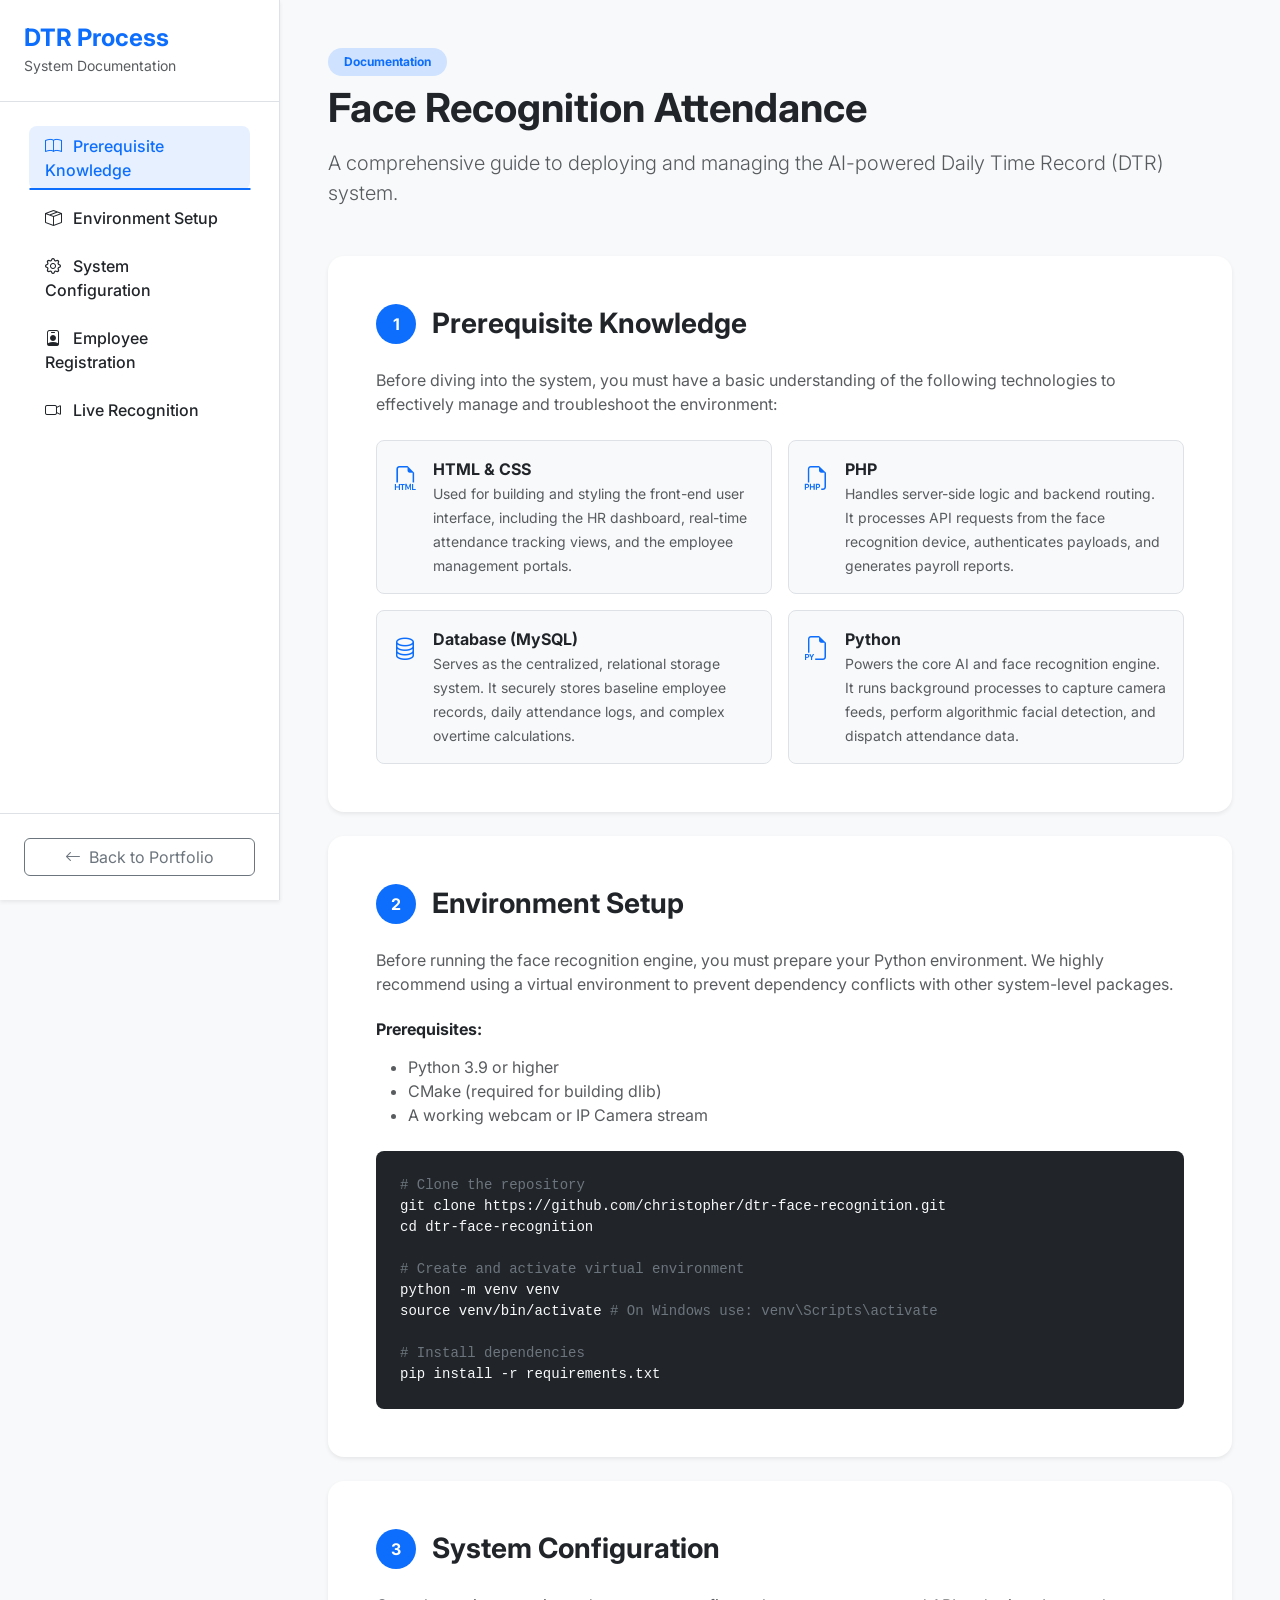
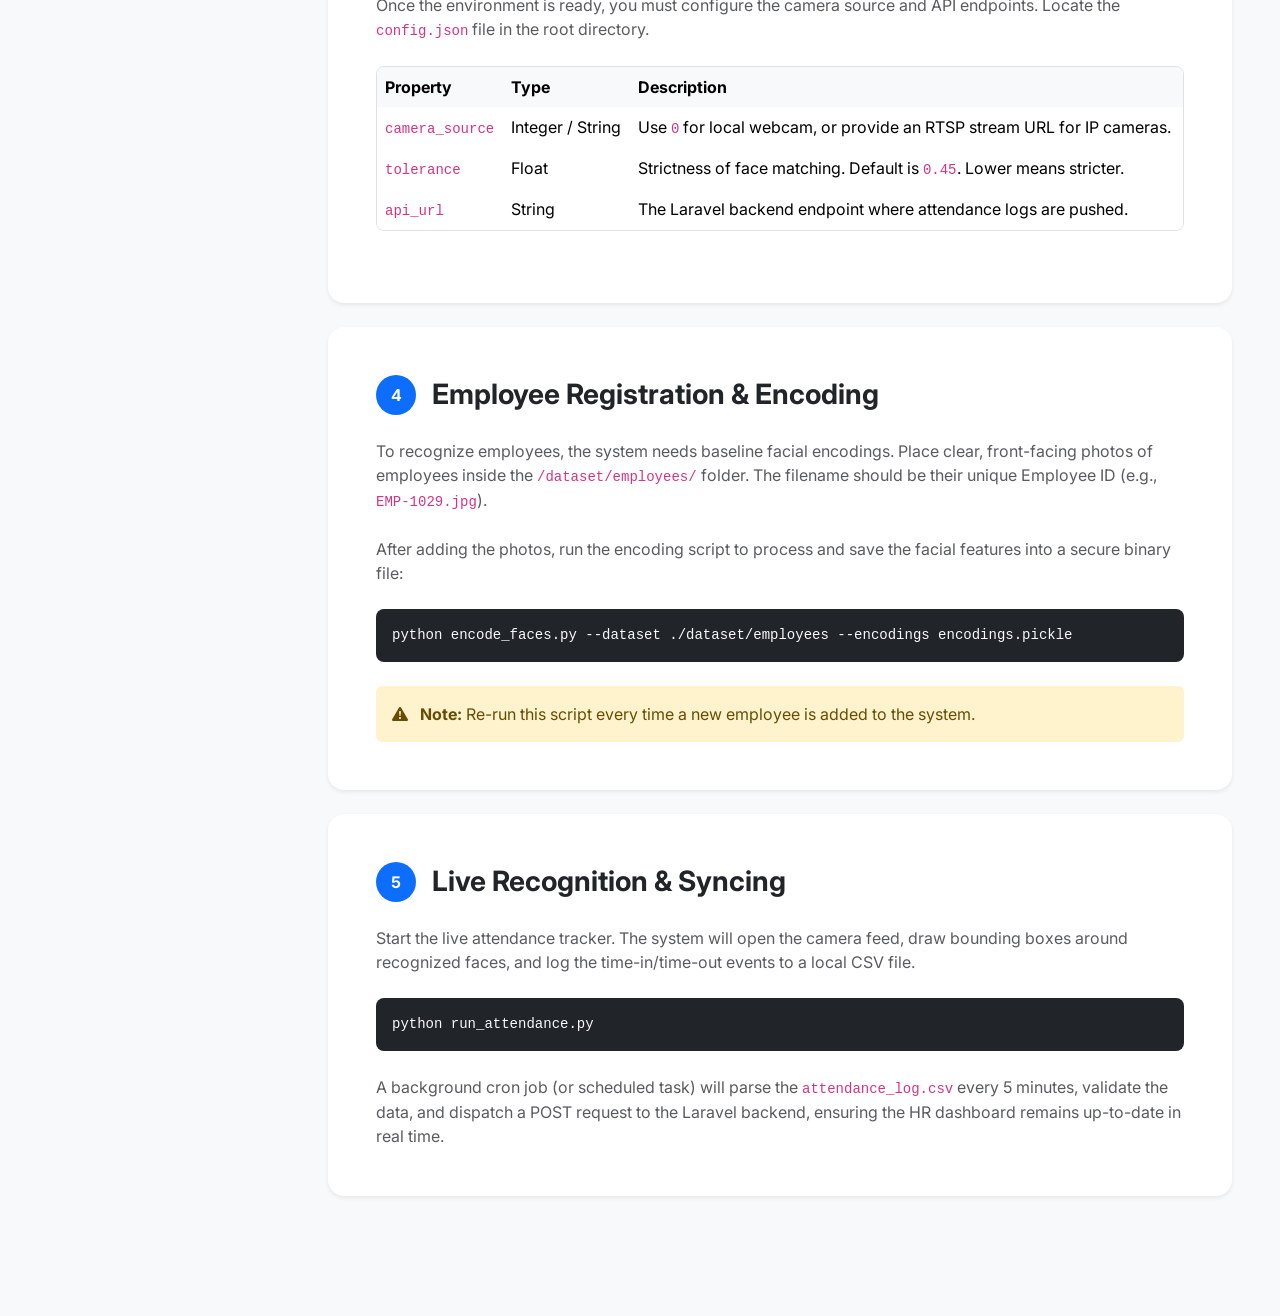
<file: dtr_process.html>
<!DOCTYPE html>
<html lang="en">

<head>
    <meta charset="UTF-8">
    <meta name="viewport" content="width=device-width, initial-scale=1.0">
    <title>DTR Process | Christopher - Backend Developer</title>

    <!-- Google Fonts -->
    <link href="https://fonts.googleapis.com/css2?family=Inter:wght@300;400;500;600;700;800&display=swap"
        rel="stylesheet">

    <!-- Bootstrap 5 CSS -->
    <link href="https://cdn.jsdelivr.net/npm/bootstrap@5.3.2/dist/css/bootstrap.min.css" rel="stylesheet">

    <!-- Bootstrap Icons -->
    <link rel="stylesheet" href="https://cdn.jsdelivr.net/npm/bootstrap-icons@1.11.1/font/bootstrap-icons.css">

    <!-- Custom CSS -->
    <link rel="stylesheet" href="style.css">
</head>

<body>
    <div class="d-flex doc-layout flex-column flex-lg-row">

        <!-- Mobile Header -->
        <div
            class="d-lg-none p-3 border-bottom d-flex justify-content-between align-items-center bg-white sticky-top shadow-sm">
            <div>
                <h5 class="fw-bold mb-0 text-primary">DTR Process</h5>
            </div>
            <button class="btn btn-light" type="button" data-bs-toggle="offcanvas" data-bs-target="#docSidebarOffcanvas"
                aria-controls="docSidebarOffcanvas">
                <i class="bi bi-list fs-4"></i>
            </button>
        </div>

        <!-- Sidebar -->
        <div class="offcanvas-lg offcanvas-start doc-sidebar shadow-sm d-flex flex-column bg-white" tabindex="-1"
            id="docSidebarOffcanvas" aria-labelledby="docSidebarLabel">
            <div class="offcanvas-header p-4 border-bottom d-lg-none">
                <h5 class="fw-bold mb-0 text-primary" id="docSidebarLabel">Menu</h5>
                <button type="button" class="btn-close" data-bs-dismiss="offcanvas"
                    data-bs-target="#docSidebarOffcanvas" aria-label="Close"></button>
            </div>

            <div class="p-4 border-bottom d-none d-lg-block">
                <h4 class="fw-bold mb-0 text-primary">DTR Process</h4>
                <small class="text-muted">System Documentation</small>
            </div>

            <div class="offcanvas-body p-0 flex-grow-1 flex-column">
                <div class="p-4 flex-grow-1 overflow-auto">
                    <nav class="nav flex-column nav-pills dtr-sidebar gap-2">
                        <a class="nav-link text-dark fw-medium active" href="#step-1"><i
                                class="bi bi-book me-2"></i> Prerequisite Knowledge</a>
                        <a class="nav-link text-dark fw-medium" href="#step-2"><i
                                class="bi bi-box-seam me-2"></i> Environment Setup</a>
                        <a class="nav-link text-dark fw-medium" href="#step-3"><i class="bi bi-gear me-2"></i> System
                            Configuration</a>
                        <a class="nav-link text-dark fw-medium" href="#step-4"><i class="bi bi-person-badge me-2"></i> Employee
                            Registration</a>
                        <a class="nav-link text-dark fw-medium" href="#step-5"><i class="bi bi-camera-video me-2"></i> Live
                            Recognition</a>

                    </nav>
                </div>

                <div class="p-4 border-top mt-auto">
                    <a href="index.html" class="btn btn-outline-secondary w-100"><i
                            class="bi bi-arrow-left me-2"></i>Back to Portfolio</a>
                </div>
            </div>
        </div>

        <!-- Main Content -->
        <div class="doc-main">
            <div class="container-fluid p-3 p-md-5">

                <!-- Face Recognition Section -->
                <div id="face-recognition" class="mb-5 pb-4">
                    <div class="mb-5">
                        <span
                            class="badge bg-primary-subtle text-primary mb-2 px-3 py-2 rounded-pill">Documentation</span>
                        <h2 class="fw-bold display-6 mb-3">Face Recognition Attendance</h2>
                        <p class="text-muted lead">A comprehensive guide to deploying and managing the AI-powered Daily
                            Time Record (DTR) system.</p>
                    </div>

                    <!-- Step 1 -->
                    <div id="step-1" class="card border-0 shadow-sm mb-4 rounded-4">
                        <div class="card-body p-4 p-lg-5">
                            <div class="d-flex align-items-center mb-4">
                                <div class="bg-primary text-white rounded-circle d-flex align-items-center justify-content-center me-3"
                                    style="width: 40px; height: 40px; font-weight: bold;">1</div>
                                <h3 class="fw-bold mb-0">Prerequisite Knowledge</h3>
                            </div>
                            <p class="text-muted mb-4">Before diving into the system, you must have a basic understanding of the following technologies to effectively manage and troubleshoot the environment:</p>
                            <div class="row g-3">
                                <div class="col-md-6">
                                    <div class="p-3 border rounded-3 bg-light d-flex align-items-start h-100">
                                        <i class="bi bi-filetype-html fs-4 text-primary me-3 mt-1"></i>
                                        <div>
                                            <span class="fw-bold text-dark d-block">HTML & CSS</span>
                                            <small class="text-muted">Used for building and styling the front-end user interface, including the HR dashboard, real-time attendance tracking views, and the employee management portals.</small>
                                        </div>
                                    </div>
                                </div>
                                <div class="col-md-6">
                                    <div class="p-3 border rounded-3 bg-light d-flex align-items-start h-100">
                                        <i class="bi bi-filetype-php fs-4 text-primary me-3 mt-1"></i>
                                        <div>
                                            <span class="fw-bold text-dark d-block">PHP</span>
                                            <small class="text-muted">Handles server-side logic and backend routing. It processes API requests from the face recognition device, authenticates payloads, and generates payroll reports.</small>
                                        </div>
                                    </div>
                                </div>
                                <div class="col-md-6">
                                    <div class="p-3 border rounded-3 bg-light d-flex align-items-start h-100">
                                        <i class="bi bi-database fs-4 text-primary me-3 mt-1"></i>
                                        <div>
                                            <span class="fw-bold text-dark d-block">Database (MySQL)</span>
                                            <small class="text-muted">Serves as the centralized, relational storage system. It securely stores baseline employee records, daily attendance logs, and complex overtime calculations.</small>
                                        </div>
                                    </div>
                                </div>
                                <div class="col-md-6">
                                    <div class="p-3 border rounded-3 bg-light d-flex align-items-start h-100">
                                        <i class="bi bi-filetype-py fs-4 text-primary me-3 mt-1"></i>
                                        <div>
                                            <span class="fw-bold text-dark d-block">Python</span>
                                            <small class="text-muted">Powers the core AI and face recognition engine. It runs background processes to capture camera feeds, perform algorithmic facial detection, and dispatch attendance data.</small>
                                        </div>
                                    </div>
                                </div>
                            </div>
                        </div>
                    </div>

                    <!-- Step 2 -->
                    <div id="step-2" class="card border-0 shadow-sm mb-4 rounded-4">
                        <div class="card-body p-4 p-lg-5">
                            <div class="d-flex align-items-center mb-4">
                                <div class="bg-primary text-white rounded-circle d-flex align-items-center justify-content-center me-3"
                                    style="width: 40px; height: 40px; font-weight: bold;">2</div>
                                <h3 class="fw-bold mb-0">Environment Setup</h3>
                            </div>
                            <p class="text-muted mb-4">Before running the face recognition engine, you must prepare your
                                Python environment. We highly recommend using a virtual environment to prevent
                                dependency conflicts with other system-level packages.</p>

                            <h6 class="fw-bold mb-3">Prerequisites:</h6>
                            <ul class="text-muted mb-4">
                                <li>Python 3.9 or higher</li>
                                <li>CMake (required for building dlib)</li>
                                <li>A working webcam or IP Camera stream</li>
                            </ul>

                            <div class="bg-dark text-light p-4 rounded-3 font-monospace small mb-0 overflow-auto">
                                <span class="text-secondary"># Clone the repository</span><br>
                                git clone https://github.com/christopher/dtr-face-recognition.git<br>
                                cd dtr-face-recognition<br><br>
                                <span class="text-secondary"># Create and activate virtual environment</span><br>
                                python -m venv venv<br>
                                source venv/bin/activate <span class="text-secondary"># On Windows use:
                                    venv\Scripts\activate</span><br><br>
                                <span class="text-secondary"># Install dependencies</span><br>
                                pip install -r requirements.txt
                            </div>
                        </div>
                    </div>

                    <!-- Step 3 -->
                    <div id="step-3" class="card border-0 shadow-sm mb-4 rounded-4">
                        <div class="card-body p-4 p-lg-5">
                            <div class="d-flex align-items-center mb-4">
                                <div class="bg-primary text-white rounded-circle d-flex align-items-center justify-content-center me-3"
                                    style="width: 40px; height: 40px; font-weight: bold;">3</div>
                                <h3 class="fw-bold mb-0">System Configuration</h3>
                            </div>
                            <p class="text-muted mb-4">Once the environment is ready, you must configure the camera
                                source and API endpoints. Locate the <code>config.json</code> file in the root
                                directory.</p>
                            <div class="table-responsive border rounded-3 mb-4">
                                <table class="table table-borderless table-hover mb-0">
                                    <thead class="table-light">
                                        <tr>
                                            <th>Property</th>
                                            <th>Type</th>
                                            <th>Description</th>
                                        </tr>
                                    </thead>
                                    <tbody class="text-muted">
                                        <tr>
                                            <td><code>camera_source</code></td>
                                            <td>Integer / String</td>
                                            <td>Use <code>0</code> for local webcam, or provide an RTSP stream URL for
                                                IP cameras.</td>
                                        </tr>
                                        <tr>
                                            <td><code>tolerance</code></td>
                                            <td>Float</td>
                                            <td>Strictness of face matching. Default is <code>0.45</code>. Lower means
                                                stricter.</td>
                                        </tr>
                                        <tr>
                                            <td><code>api_url</code></td>
                                            <td>String</td>
                                            <td>The Laravel backend endpoint where attendance logs are pushed.</td>
                                        </tr>
                                    </tbody>
                                </table>
                            </div>
                        </div>
                    </div>

                    <!-- Step 4 -->
                    <div id="step-4" class="card border-0 shadow-sm mb-4 rounded-4">
                        <div class="card-body p-4 p-lg-5">
                            <div class="d-flex align-items-center mb-4">
                                <div class="bg-primary text-white rounded-circle d-flex align-items-center justify-content-center me-3"
                                    style="width: 40px; height: 40px; font-weight: bold;">4</div>
                                <h3 class="fw-bold mb-0">Employee Registration & Encoding</h3>
                            </div>
                            <p class="text-muted mb-4">To recognize employees, the system needs baseline facial
                                encodings. Place clear, front-facing photos of employees inside the
                                <code>/dataset/employees/</code> folder. The filename should be their unique Employee ID
                                (e.g., <code>EMP-1029.jpg</code>).
                            </p>
                            <p class="text-muted mb-4">After adding the photos, run the encoding script to process and
                                save the facial features into a secure binary file:</p>
                            <div class="bg-dark text-light p-3 rounded-3 font-monospace small">
                                python encode_faces.py --dataset ./dataset/employees --encodings encodings.pickle
                            </div>
                            <div class="alert alert-warning mt-4 mb-0 border-0" role="alert">
                                <i class="bi bi-exclamation-triangle-fill me-2"></i> <strong>Note:</strong> Re-run this
                                script every time a new employee is added to the system.
                            </div>
                        </div>
                    </div>

                    <!-- Step 5 -->
                    <div id="step-5" class="card border-0 shadow-sm rounded-4">
                        <div class="card-body p-4 p-lg-5">
                            <div class="d-flex align-items-center mb-4">
                                <div class="bg-primary text-white rounded-circle d-flex align-items-center justify-content-center me-3"
                                    style="width: 40px; height: 40px; font-weight: bold;">5</div>
                                <h3 class="fw-bold mb-0">Live Recognition & Syncing</h3>
                            </div>
                            <p class="text-muted mb-4">Start the live attendance tracker. The system will open the
                                camera feed, draw bounding boxes around recognized faces, and log the time-in/time-out
                                events to a local CSV file.</p>
                            <div class="bg-dark text-light p-3 rounded-3 font-monospace small mb-4">
                                python run_attendance.py
                            </div>
                            <p class="text-muted mb-0">A background cron job (or scheduled task) will parse the
                                <code>attendance_log.csv</code> every 5 minutes, validate the data, and dispatch a POST
                                request to the Laravel backend, ensuring the HR dashboard remains up-to-date in real
                                time.
                            </p>
                        </div>
                    </div>
                </div>



            </div>
        </div>
    </div>

    <!-- Bootstrap JS -->
    <script src="https://cdn.jsdelivr.net/npm/bootstrap@5.3.2/dist/js/bootstrap.bundle.min.js"></script>
    <!-- Custom JS -->
    <script src="script.js"></script>
</body>

</html>
</file>
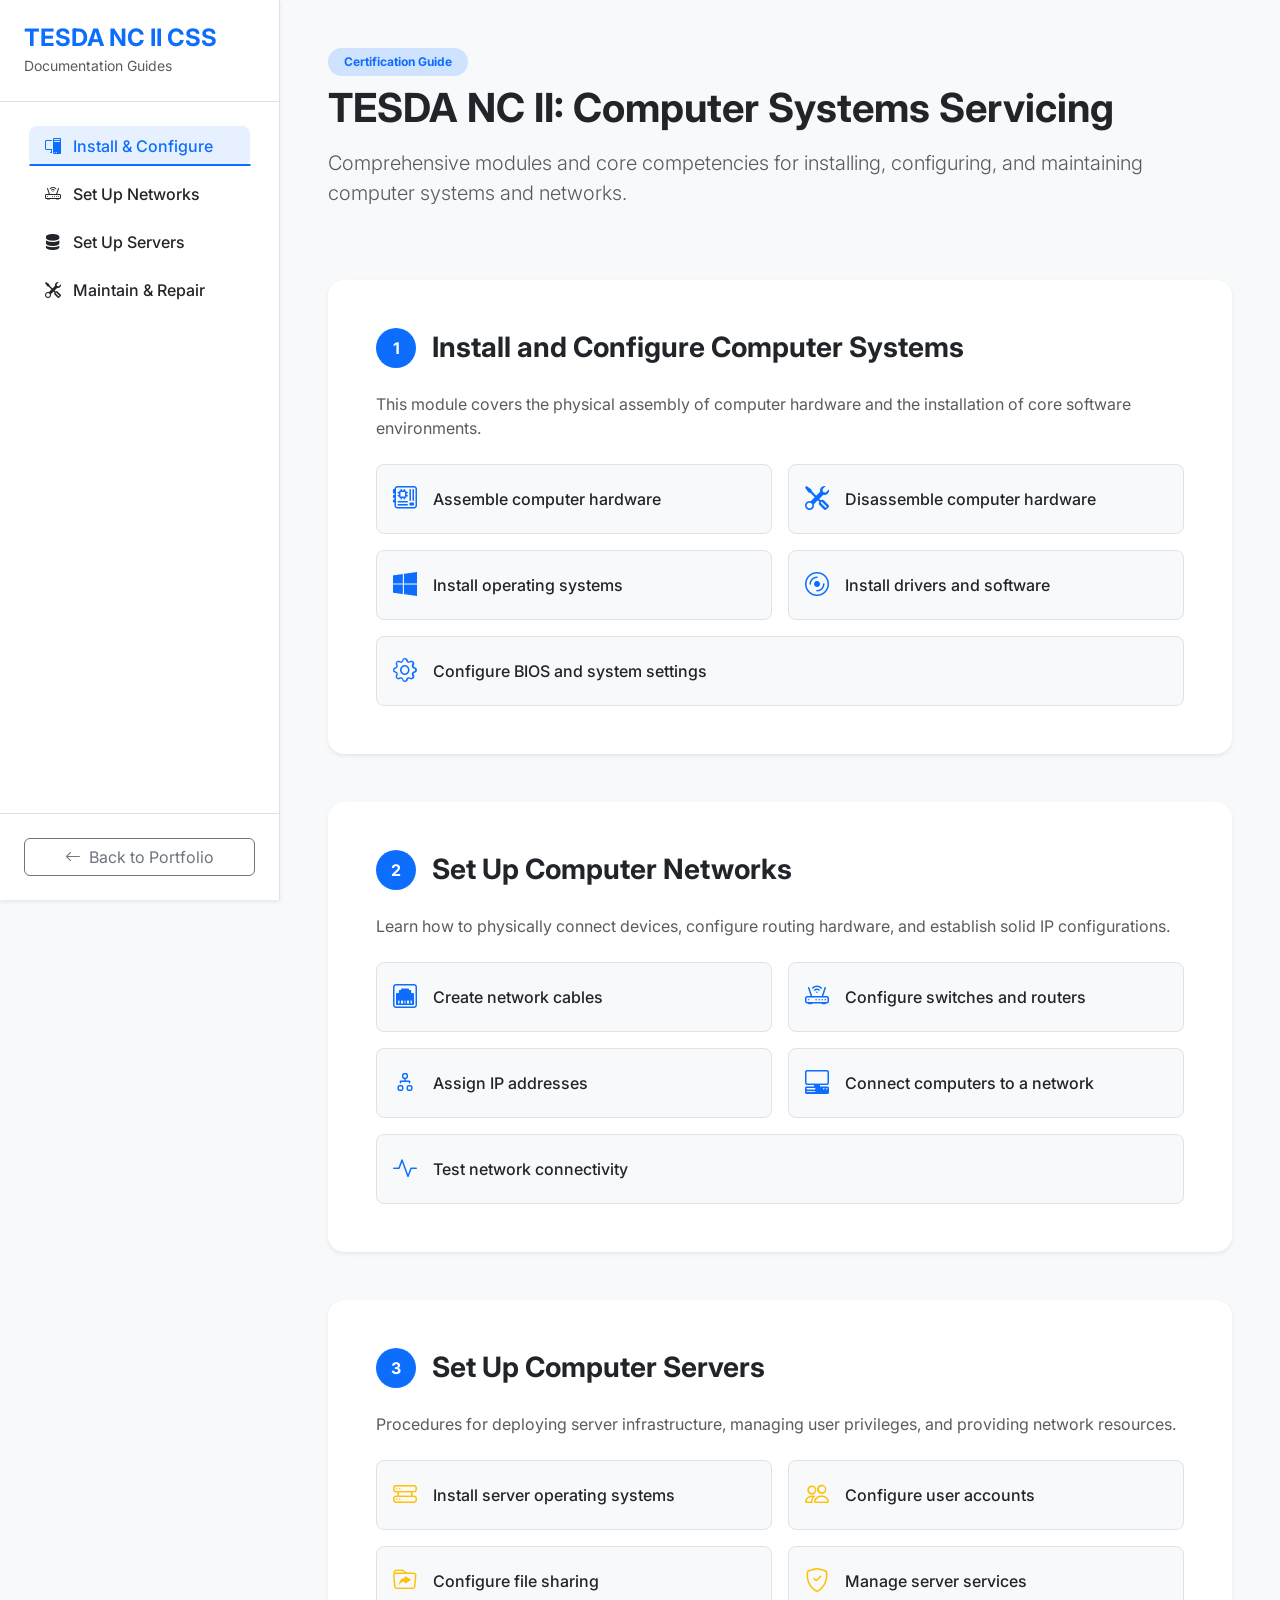
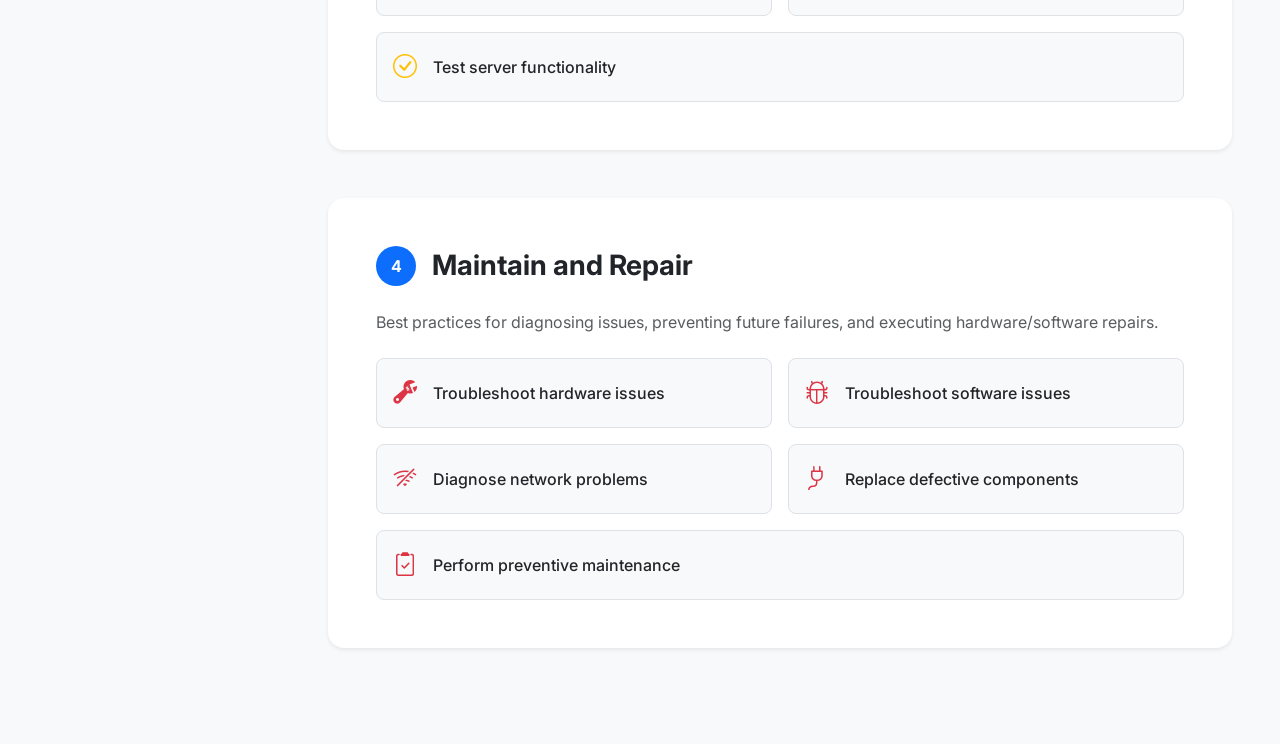
<file: tesda_css.html>
<!DOCTYPE html>
<html lang="en">

<head>
    <meta charset="UTF-8">
    <meta name="viewport" content="width=device-width, initial-scale=1.0">
    <title>TESDA NC II CSS | Christopher - Backend Developer</title>

    <!-- Google Fonts -->
    <link href="https://fonts.googleapis.com/css2?family=Inter:wght@300;400;500;600;700;800&display=swap"
        rel="stylesheet">

    <!-- Bootstrap 5 CSS -->
    <link href="https://cdn.jsdelivr.net/npm/bootstrap@5.3.2/dist/css/bootstrap.min.css" rel="stylesheet">

    <!-- Bootstrap Icons -->
    <link rel="stylesheet" href="https://cdn.jsdelivr.net/npm/bootstrap-icons@1.11.1/font/bootstrap-icons.css">

    <!-- Custom CSS -->
    <link rel="stylesheet" href="style.css">
</head>

<body>
    <div class="d-flex doc-layout flex-column flex-lg-row">

        <!-- Mobile Header -->
        <div
            class="d-lg-none p-3 border-bottom d-flex justify-content-between align-items-center bg-white sticky-top shadow-sm">
            <div>
                <h5 class="fw-bold mb-0 text-primary">TESDA NC II CSS</h5>
            </div>
            <button class="btn btn-light" type="button" data-bs-toggle="offcanvas" data-bs-target="#docSidebarOffcanvas"
                aria-controls="docSidebarOffcanvas">
                <i class="bi bi-list fs-4"></i>
            </button>
        </div>

        <!-- Sidebar -->
        <div class="offcanvas-lg offcanvas-start doc-sidebar shadow-sm d-flex flex-column bg-white" tabindex="-1"
            id="docSidebarOffcanvas" aria-labelledby="docSidebarLabel">
            <div class="offcanvas-header p-4 border-bottom d-lg-none">
                <h5 class="fw-bold mb-0 text-primary" id="docSidebarLabel">Menu</h5>
                <button type="button" class="btn-close" data-bs-dismiss="offcanvas"
                    data-bs-target="#docSidebarOffcanvas" aria-label="Close"></button>
            </div>

            <div class="p-4 border-bottom d-none d-lg-block">
                <h4 class="fw-bold mb-0 text-primary">TESDA NC II CSS</h4>
                <small class="text-muted">Documentation Guides</small>
            </div>

            <div class="offcanvas-body p-0 flex-grow-1 flex-column">
                <div class="p-4 flex-grow-1 overflow-auto">
                    <nav class="nav flex-column nav-pills dtr-sidebar gap-2">
                        <a class="nav-link text-dark fw-medium active" href="#module-1"><i
                                class="bi bi-pc-display me-2"></i> Install & Configure</a>
                        <a class="nav-link text-dark fw-medium" href="#module-2"><i class="bi bi-router me-2"></i> Set
                            Up
                            Networks</a>
                        <a class="nav-link text-dark fw-medium" href="#module-3"><i class="bi bi-server me-2"></i> Set
                            Up
                            Servers</a>
                        <a class="nav-link text-dark fw-medium" href="#module-4"><i class="bi bi-tools me-2"></i>
                            Maintain &
                            Repair</a>
                    </nav>
                </div>

                <div class="p-4 border-top mt-auto">
                    <a href="index.html" class="btn btn-outline-secondary w-100"><i
                            class="bi bi-arrow-left me-2"></i>Back to Portfolio</a>
                </div>
            </div>
        </div>

        <!-- Main Content -->
        <div class="doc-main">
            <div class="container-fluid p-3 p-md-5">

                <!-- Intro -->
                <div class="mb-5 pb-2">
                    <span class="badge bg-primary-subtle text-primary mb-2 px-3 py-2 rounded-pill">Certification
                        Guide</span>
                    <h2 class="fw-bold display-6 mb-3">TESDA NC II: Computer Systems Servicing</h2>
                    <p class="text-muted lead">Comprehensive modules and core competencies for installing, configuring,
                        and maintaining computer systems and networks.</p>
                </div>

                <!-- Module 1 -->
                <div id="module-1" class="card border-0 shadow-sm mb-5 rounded-4">
                    <div class="card-body p-4 p-lg-5">
                        <div class="d-flex align-items-center mb-4">
                            <div class="bg-primary text-white rounded-circle d-flex align-items-center justify-content-center me-3"
                                style="width: 40px; height: 40px; font-weight: bold;">1</div>
                            <h3 class="fw-bold mb-0">Install and Configure Computer Systems</h3>
                        </div>
                        <p class="text-muted mb-4">This module covers the physical assembly of computer hardware and the
                            installation of core software environments.</p>

                        <div class="row g-3">
                            <div class="col-md-6">
                                <div class="p-3 border rounded-3 bg-light d-flex align-items-center">
                                    <i class="bi bi-motherboard fs-4 text-primary me-3"></i>
                                    <span class="fw-medium text-dark">Assemble computer hardware</span>
                                </div>
                            </div>
                            <div class="col-md-6">
                                <div class="p-3 border rounded-3 bg-light d-flex align-items-center">
                                    <i class="bi bi-tools fs-4 text-primary me-3"></i>
                                    <span class="fw-medium text-dark">Disassemble computer hardware</span>
                                </div>
                            </div>
                            <div class="col-md-6">
                                <div class="p-3 border rounded-3 bg-light d-flex align-items-center">
                                    <i class="bi bi-windows fs-4 text-primary me-3"></i>
                                    <span class="fw-medium text-dark">Install operating systems</span>
                                </div>
                            </div>
                            <div class="col-md-6">
                                <div class="p-3 border rounded-3 bg-light d-flex align-items-center">
                                    <i class="bi bi-disc fs-4 text-primary me-3"></i>
                                    <span class="fw-medium text-dark">Install drivers and software</span>
                                </div>
                            </div>
                            <div class="col-md-12">
                                <div class="p-3 border rounded-3 bg-light d-flex align-items-center">
                                    <i class="bi bi-gear fs-4 text-primary me-3"></i>
                                    <span class="fw-medium text-dark">Configure BIOS and system settings</span>
                                </div>
                            </div>
                        </div>
                    </div>
                </div>

                <!-- Module 2 -->
                <div id="module-2" class="card border-0 shadow-sm mb-5 rounded-4">
                    <div class="card-body p-4 p-lg-5">
                        <div class="d-flex align-items-center mb-4">
                            <div class="bg-primary text-white rounded-circle d-flex align-items-center justify-content-center me-3"
                                style="width: 40px; height: 40px; font-weight: bold;">2</div>
                            <h3 class="fw-bold mb-0">Set Up Computer Networks</h3>
                        </div>
                        <p class="text-muted mb-4">Learn how to physically connect devices, configure routing hardware,
                            and establish solid IP configurations.</p>

                        <div class="row g-3">
                            <div class="col-md-6">
                                <div class="p-3 border rounded-3 bg-light d-flex align-items-center">
                                    <i class="bi bi-ethernet fs-4 text-primary me-3"></i>
                                    <span class="fw-medium text-dark">Create network cables</span>
                                </div>
                            </div>
                            <div class="col-md-6">
                                <div class="p-3 border rounded-3 bg-light d-flex align-items-center">
                                    <i class="bi bi-router fs-4 text-primary me-3"></i>
                                    <span class="fw-medium text-dark">Configure switches and routers</span>
                                </div>
                            </div>
                            <div class="col-md-6">
                                <div class="p-3 border rounded-3 bg-light d-flex align-items-center">
                                    <i class="bi bi-diagram-2 fs-4 text-primary me-3"></i>
                                    <span class="fw-medium text-dark">Assign IP addresses</span>
                                </div>
                            </div>
                            <div class="col-md-6">
                                <div class="p-3 border rounded-3 bg-light d-flex align-items-center">
                                    <i class="bi bi-pc-display-horizontal fs-4 text-primary me-3"></i>
                                    <span class="fw-medium text-dark">Connect computers to a network</span>
                                </div>
                            </div>
                            <div class="col-md-12">
                                <div class="p-3 border rounded-3 bg-light d-flex align-items-center">
                                    <i class="bi bi-activity fs-4 text-primary me-3"></i>
                                    <span class="fw-medium text-dark">Test network connectivity</span>
                                </div>
                            </div>
                        </div>
                    </div>
                </div>

                <!-- Module 3 -->
                <div id="module-3" class="card border-0 shadow-sm mb-5 rounded-4">
                    <div class="card-body p-4 p-lg-5">
                        <div class="d-flex align-items-center mb-4">
                            <div class="bg-primary text-white rounded-circle d-flex align-items-center justify-content-center me-3"
                                style="width: 40px; height: 40px; font-weight: bold;">3</div>
                            <h3 class="fw-bold mb-0">Set Up Computer Servers</h3>
                        </div>
                        <p class="text-muted mb-4">Procedures for deploying server infrastructure, managing user
                            privileges, and providing network resources.</p>

                        <div class="row g-3">
                            <div class="col-md-6">
                                <div class="p-3 border rounded-3 bg-light d-flex align-items-center">
                                    <i class="bi bi-hdd-rack fs-4 text-warning me-3"></i>
                                    <span class="fw-medium text-dark">Install server operating systems</span>
                                </div>
                            </div>
                            <div class="col-md-6">
                                <div class="p-3 border rounded-3 bg-light d-flex align-items-center">
                                    <i class="bi bi-people fs-4 text-warning me-3"></i>
                                    <span class="fw-medium text-dark">Configure user accounts</span>
                                </div>
                            </div>
                            <div class="col-md-6">
                                <div class="p-3 border rounded-3 bg-light d-flex align-items-center">
                                    <i class="bi bi-folder-symlink fs-4 text-warning me-3"></i>
                                    <span class="fw-medium text-dark">Configure file sharing</span>
                                </div>
                            </div>
                            <div class="col-md-6">
                                <div class="p-3 border rounded-3 bg-light d-flex align-items-center">
                                    <i class="bi bi-shield-check fs-4 text-warning me-3"></i>
                                    <span class="fw-medium text-dark">Manage server services</span>
                                </div>
                            </div>
                            <div class="col-md-12">
                                <div class="p-3 border rounded-3 bg-light d-flex align-items-center">
                                    <i class="bi bi-check-circle fs-4 text-warning me-3"></i>
                                    <span class="fw-medium text-dark">Test server functionality</span>
                                </div>
                            </div>
                        </div>
                    </div>
                </div>

                <!-- Module 4 -->
                <div id="module-4" class="card border-0 shadow-sm mb-5 rounded-4">
                    <div class="card-body p-4 p-lg-5">
                        <div class="d-flex align-items-center mb-4">
                            <div class="bg-primary text-white rounded-circle d-flex align-items-center justify-content-center me-3"
                                style="width: 40px; height: 40px; font-weight: bold;">4</div>
                            <h3 class="fw-bold mb-0">Maintain and Repair</h3>
                        </div>
                        <p class="text-muted mb-4">Best practices for diagnosing issues, preventing future failures, and
                            executing hardware/software repairs.</p>

                        <div class="row g-3">
                            <div class="col-md-6">
                                <div class="p-3 border rounded-3 bg-light d-flex align-items-center">
                                    <i class="bi bi-wrench-adjustable fs-4 text-danger me-3"></i>
                                    <span class="fw-medium text-dark">Troubleshoot hardware issues</span>
                                </div>
                            </div>
                            <div class="col-md-6">
                                <div class="p-3 border rounded-3 bg-light d-flex align-items-center">
                                    <i class="bi bi-bug fs-4 text-danger me-3"></i>
                                    <span class="fw-medium text-dark">Troubleshoot software issues</span>
                                </div>
                            </div>
                            <div class="col-md-6">
                                <div class="p-3 border rounded-3 bg-light d-flex align-items-center">
                                    <i class="bi bi-wifi-off fs-4 text-danger me-3"></i>
                                    <span class="fw-medium text-dark">Diagnose network problems</span>
                                </div>
                            </div>
                            <div class="col-md-6">
                                <div class="p-3 border rounded-3 bg-light d-flex align-items-center">
                                    <i class="bi bi-plug fs-4 text-danger me-3"></i>
                                    <span class="fw-medium text-dark">Replace defective components</span>
                                </div>
                            </div>
                            <div class="col-md-12">
                                <div class="p-3 border rounded-3 bg-light d-flex align-items-center">
                                    <i class="bi bi-clipboard2-check fs-4 text-danger me-3"></i>
                                    <span class="fw-medium text-dark">Perform preventive maintenance</span>
                                </div>
                            </div>
                        </div>
                    </div>
                </div>

            </div>
        </div>
    </div>

    <!-- Bootstrap JS -->
    <script src="https://cdn.jsdelivr.net/npm/bootstrap@5.3.2/dist/js/bootstrap.bundle.min.js"></script>
    <!-- Custom JS -->
    <script src="script.js"></script>
</body>

</html>
</file>
<file: style.css>
:root {
  --primary-color: #0D6EFD;
  --secondary-color: #6C757D;
  --text-color: #212529;
  --bg-color: #FFFFFF;
  --bg-light: #F8F9FA;
  --card-bg: #FFFFFF;
  --border-color: #dee2e6;
  --shadow-sm: 0 0.125rem 0.25rem rgba(0, 0, 0, 0.075);
  --shadow-md: 0 0.5rem 1rem rgba(0, 0, 0, 0.15);
  --shadow-lg: 0 1rem 3rem rgba(0, 0, 0, 0.175);
  --transition: all 0.3s ease-in-out;
}

[data-theme="dark"] {
  --primary-color: #3d8bfd;
  --secondary-color: #adb5bd;
  --text-color: #f8f9fa;
  --bg-color: #121212;
  --bg-light: #1e1e1e;
  --card-bg: #242424;
  --border-color: #333333;
  --shadow-sm: 0 0.125rem 0.25rem rgba(0, 0, 0, 0.5);
  --shadow-md: 0 0.5rem 1rem rgba(0, 0, 0, 0.5);
  --shadow-lg: 0 1rem 3rem rgba(0, 0, 0, 0.5);
}

html, body {
  font-family: 'Inter', sans-serif;
  color: var(--text-color);
  background-color: var(--bg-color);
  transition: background-color 0.3s ease, color 0.3s ease;
  overflow-x: hidden;
  max-width: 100%;
}

/* Fix for AOS Animation horizontal scroll bug on mobile */
body[data-aos-easing] {
  overflow-x: hidden;
}

/* Loading Overlay */
#loader {
  position: fixed;
  top: 0;
  left: 0;
  width: 100%;
  height: 100%;
  background-color: var(--bg-color);
  z-index: 9999;
  display: flex;
  justify-content: center;
  align-items: center;
  transition: opacity 0.5s ease;
}
.spinner-border {
  color: var(--primary-color);
}

/* Typography */
h1, h2, h3, h4, h5, h6 {
  font-weight: 700;
  color: var(--text-color);
}
section {
  padding: 80px 0;
}
.section-title {
  margin-bottom: 50px;
  text-align: center;
  position: relative;
}
.section-title::after {
  content: '';
  position: absolute;
  bottom: -15px;
  left: 50%;
  transform: translateX(-50%);
  width: 50px;
  height: 3px;
  background-color: var(--primary-color);
  border-radius: 2px;
}

/* Navbar */
.navbar {
  background-color: var(--bg-color);
  box-shadow: var(--shadow-sm);
  transition: var(--transition);
  padding: 15px 0;
}
.navbar.scrolled {
  padding: 10px 0;
  box-shadow: var(--shadow-md);
}
.navbar-brand {
  font-weight: 800;
  color: var(--text-color) !important;
  font-size: 1.5rem;
}
.nav-link {
  color: var(--text-color) !important;
  font-weight: 500;
  margin: 0 5px;
  transition: var(--transition);
  position: relative;
}
.nav-link:hover, .nav-link.active {
  color: var(--primary-color) !important;
}
.nav-link::after {
  content: '';
  position: absolute;
  bottom: 0;
  left: 50%;
  width: 0;
  height: 2px;
  background-color: var(--primary-color);
  transition: var(--transition);
  transform: translateX(-50%);
}
.nav-link:hover::after, .nav-link.active::after {
  width: 100%;
}
.theme-toggle {
  background: none;
  border: none;
  color: var(--text-color);
  font-size: 1.2rem;
  cursor: pointer;
  transition: var(--transition);
}
.theme-toggle:hover {
  color: var(--primary-color);
}

/* Hero Section */
#hero {
  min-height: 100vh;
  display: flex;
  align-items: center;
  background-color: var(--bg-color);
  padding-top: 80px;
}
.hero-title {
  font-size: 3.5rem;
  font-weight: 800;
  margin-bottom: 20px;
}
.hero-subtitle {
  font-size: 1.5rem;
  color: var(--secondary-color);
  margin-bottom: 30px;
  font-weight: 500;
}
.hero-img-container {
  position: relative;
  border-radius: 30px;
  overflow: hidden;
  box-shadow: var(--shadow-lg);
}
.hero-img {
  width: 100%;
  height: auto;
  object-fit: cover;
  transition: transform 0.5s ease;
}
.hero-img-container:hover .hero-img {
  transform: scale(1.05);
}

/* Buttons */
.btn-primary {
  background-color: var(--primary-color);
  border-color: var(--primary-color);
  padding: 10px 25px;
  font-weight: 600;
  border-radius: 8px;
  transition: var(--transition);
}
.btn-primary:hover {
  background-color: #0b5ed7;
  border-color: #0a58ca;
  transform: translateY(-2px);
  box-shadow: var(--shadow-sm);
}
.btn-outline-primary {
  color: var(--primary-color);
  border-color: var(--primary-color);
  padding: 10px 25px;
  font-weight: 600;
  border-radius: 8px;
  transition: var(--transition);
}
.btn-outline-primary:hover {
  background-color: var(--primary-color);
  color: #fff;
  transform: translateY(-2px);
  box-shadow: var(--shadow-sm);
}

/* About Section */
#about {
  background-color: var(--bg-light);
}

/* Documents Section */
.document-card {
  background-color: var(--card-bg);
  border: 1px solid var(--border-color);
  transition: var(--transition);
}
.document-card:hover {
  transform: translateY(-10px) !important;
  box-shadow: var(--shadow-lg) !important;
}
.feature-icon-wrapper {
  width: 80px;
  height: 80px;
  border-radius: 50%;
  background-color: var(--bg-light);
  display: flex;
  align-items: center;
  justify-content: center;
  margin-bottom: 1.5rem;
  transition: var(--transition);
}
.document-card:hover .feature-icon-wrapper {
  background-color: var(--primary-color);
}
.document-card:hover .feature-icon-wrapper i {
  color: white !important;
}

/* Skills Section – Looping Marquee */
#skills {
  overflow: hidden;
}
.marquee-wrapper {
  overflow: hidden;
  -webkit-mask-image: linear-gradient(to right, transparent 0%, black 8%, black 92%, transparent 100%);
  mask-image: linear-gradient(to right, transparent 0%, black 8%, black 92%, transparent 100%);
  padding: 20px 0 30px;
}
.marquee-track {
  display: flex;
  gap: 16px;
  width: max-content;
  animation: marquee-scroll 28s linear infinite;
}
.marquee-wrapper:hover .marquee-track {
  animation-play-state: paused;
}
@keyframes marquee-scroll {
  0%   { transform: translateX(0); }
  100% { transform: translateX(-50%); }
}
.marquee-track.marquee-reverse {
  animation-name: marquee-scroll-reverse;
}
@keyframes marquee-scroll-reverse {
  0%   { transform: translateX(-50%); }
  100% { transform: translateX(0); }
}
.skill-pill {
  display: flex;
  align-items: center;
  gap: 10px;
  background-color: var(--card-bg);
  border: 1px solid var(--border-color);
  border-radius: 50px;
  padding: 14px 24px;
  font-weight: 600;
  font-size: 1rem;
  white-space: nowrap;
  box-shadow: var(--shadow-sm);
  transition: var(--transition);
  cursor: default;
}
.skill-pill:hover {
  border-color: var(--primary-color);
  box-shadow: var(--shadow-md);
  transform: translateY(-3px);
}
.skill-pill i {
  font-size: 1.4rem;
}
.skill-pct {
  background-color: rgba(13, 110, 253, 0.1);
  color: var(--primary-color);
  font-size: 0.75rem;
  padding: 2px 8px;
  border-radius: 20px;
  font-weight: 700;
  margin-left: 4px;
}

/* DTR Sidebar Navigation & Layout */
.doc-layout {
  min-height: 100vh;
  background-color: var(--bg-light);
}
.doc-sidebar {
  background-color: var(--card-bg);
  border-right: 1px solid var(--border-color);
  --bs-offcanvas-width: 280px;
}

@media (min-width: 992px) {
  .doc-sidebar {
    position: fixed;
    top: 0;
    bottom: 0;
    left: 0;
    width: 280px;
    overflow-y: auto;
    z-index: 1000;
  }
  .doc-main {
    margin-left: 280px;
  }
}

.doc-main {
  flex-grow: 1;
}

.dtr-sidebar .nav-link {
  border-radius: 8px;
  transition: var(--transition);
}
.dtr-sidebar .nav-link:hover {
  background-color: var(--bg-light);
}
.dtr-sidebar .nav-link.active {
  background-color: rgba(13, 110, 253, 0.1);
  color: var(--primary-color) !important;
}

/* Projects Section */
#projects {
  background-color: var(--bg-light);
}
.filter-btn {
  background: transparent;
  border: none;
  color: var(--secondary-color);
  font-weight: 600;
  padding: 8px 20px;
  margin: 0 5px 15px;
  border-radius: 20px;
  transition: var(--transition);
}
.filter-btn.active, .filter-btn:hover {
  background-color: var(--primary-color);
  color: #fff;
}
.project-card {
  background-color: var(--card-bg);
  border: 1px solid var(--border-color);
  border-radius: 12px;
  overflow: hidden;
  transition: var(--transition);
  height: 100%;
  box-shadow: var(--shadow-sm);
}
.project-card:hover {
  transform: translateY(-10px);
  box-shadow: var(--shadow-lg);
}
.project-img {
  width: 100%;
  height: 200px;
  object-fit: cover;
  border-bottom: 1px solid var(--border-color);
}
.project-body {
  padding: 20px;
}
.tech-badge {
  background-color: var(--bg-light);
  color: var(--primary-color);
  border: 1px solid var(--primary-color);
  font-size: 0.8rem;
  padding: 4px 8px;
  border-radius: 4px;
  margin-right: 5px;
  margin-bottom: 5px;
  display: inline-block;
}

/* Experience Timeline */
.timeline {
  position: relative;
  padding: 0;
  list-style: none;
}
.timeline::before {
  content: '';
  position: absolute;
  top: 0;
  bottom: 0;
  left: 20px;
  width: 2px;
  background-color: var(--primary-color);
}
.timeline-item {
  position: relative;
  margin-bottom: 30px;
  padding-left: 50px;
}
.timeline-icon {
  position: absolute;
  top: 0;
  left: 11px;
  width: 20px;
  height: 20px;
  border-radius: 50%;
  background-color: var(--primary-color);
  border: 4px solid var(--bg-color);
}
.timeline-content {
  background-color: var(--card-bg);
  border: 1px solid var(--border-color);
  border-radius: 12px;
  padding: 20px;
  box-shadow: var(--shadow-sm);
  transition: var(--transition);
}
.timeline-content:hover {
  box-shadow: var(--shadow-md);
  transform: translateX(5px);
}
.timeline-date {
  color: var(--primary-color);
  font-weight: 600;
  margin-bottom: 10px;
  display: block;
}

/* Statistics Section */
#statistics {
  background-color: var(--primary-color);
  color: #fff;
}
#statistics .section-title, #statistics h2 {
  color: #fff;
}
#statistics .section-title::after {
  background-color: #fff;
}
.stat-item {
  text-align: center;
  padding: 20px;
}
.stat-icon {
  font-size: 3rem;
  margin-bottom: 15px;
}
.stat-number {
  font-size: 2.5rem;
  font-weight: 800;
  margin-bottom: 5px;
}

/* Contact Section */
.contact-info {
  background-color: var(--card-bg);
  border: 1px solid var(--border-color);
  border-radius: 12px;
  padding: 30px;
  height: 100%;
  box-shadow: var(--shadow-sm);
}
.contact-icon-box {
  display: flex;
  align-items: center;
  margin-bottom: 20px;
}
.contact-icon {
  width: 50px;
  height: 50px;
  background-color: rgba(13, 110, 253, 0.1);
  color: var(--primary-color);
  border-radius: 50%;
  display: flex;
  justify-content: center;
  align-items: center;
  font-size: 1.5rem;
  margin-right: 15px;
}
.contact-form {
  background-color: var(--card-bg);
  border: 1px solid var(--border-color);
  border-radius: 12px;
  padding: 30px;
  box-shadow: var(--shadow-sm);
}
.form-control {
  background-color: var(--bg-light);
  border: 1px solid var(--border-color);
  color: var(--text-color);
  padding: 12px 15px;
}
.form-control:focus {
  background-color: var(--bg-color);
  border-color: var(--primary-color);
  box-shadow: 0 0 0 0.25rem rgba(13, 110, 253, 0.25);
  color: var(--text-color);
}

/* Footer */
footer {
  background-color: var(--bg-color);
  border-top: 1px solid var(--border-color);
  padding: 30px 0;
  text-align: center;
}
.social-links a {
  display: inline-block;
  width: 40px;
  height: 40px;
  line-height: 40px;
  border-radius: 50%;
  background-color: var(--bg-light);
  color: var(--text-color);
  margin: 0 5px;
  transition: var(--transition);
}
.social-links a:hover {
  background-color: var(--primary-color);
  color: #fff;
  transform: translateY(-3px);
}

/* Back to Top */
#backToTop {
  position: fixed;
  bottom: 30px;
  right: 30px;
  width: 40px;
  height: 40px;
  border-radius: 50%;
  background-color: var(--primary-color);
  color: #fff;
  border: none;
  font-size: 1.2rem;
  display: none;
  justify-content: center;
  align-items: center;
  cursor: pointer;
  z-index: 99;
  box-shadow: var(--shadow-md);
  transition: var(--transition);
}
#backToTop:hover {
  background-color: #0b5ed7;
  transform: translateY(-3px);
}

@media (max-width: 768px) {
  .hero-title {
    font-size: 2.5rem;
  }
  section {
    padding: 60px 0;
  }
  .timeline::before {
    left: 15px;
  }
  .timeline-icon {
    left: 6px;
  }
  .timeline-item {
    padding-left: 40px;
  }
}

/* =============================================
   DARK MODE OVERRIDES
   Fix Bootstrap hardcoded utility classes
   ============================================= */

[data-theme="dark"] .text-muted {
  color: #adb5bd !important;
}
[data-theme="dark"] .text-dark {
  color: #f1f3f5 !important;
}
[data-theme="dark"] .bg-white {
  background-color: var(--card-bg) !important;
}
[data-theme="dark"] .bg-light {
  background-color: #2a2a2a !important;
  color: var(--text-color) !important;
}
[data-theme="dark"] .bg-light-alt {
  background-color: var(--bg-light) !important;
}

/* Cards */
[data-theme="dark"] .card {
  background-color: var(--card-bg) !important;
  border-color: var(--border-color) !important;
  color: var(--text-color) !important;
}
[data-theme="dark"] .card h1,
[data-theme="dark"] .card h2,
[data-theme="dark"] .card h3,
[data-theme="dark"] .card h4,
[data-theme="dark"] .card h5,
[data-theme="dark"] .card h6 {
  color: var(--text-color) !important;
}

/* Tables */
[data-theme="dark"] .table {
  color: var(--text-color) !important;
  border-color: var(--border-color) !important;
}
[data-theme="dark"] .table-light,
[data-theme="dark"] thead.table-light {
  background-color: #2d2d2d !important;
  color: #e0e0e0 !important;
}
[data-theme="dark"] .table-hover tbody tr:hover {
  background-color: rgba(255,255,255,0.05) !important;
  color: var(--text-color) !important;
}
[data-theme="dark"] .table-borderless td,
[data-theme="dark"] .table-borderless th {
  border-color: var(--border-color) !important;
}

/* Borders */
[data-theme="dark"] .border,
[data-theme="dark"] .border-end,
[data-theme="dark"] .border-bottom,
[data-theme="dark"] .border-top,
[data-theme="dark"] .border-light {
  border-color: var(--border-color) !important;
}

/* Form controls */
[data-theme="dark"] .form-control,
[data-theme="dark"] .form-control:focus {
  background-color: #2a2a2a !important;
  border-color: var(--border-color) !important;
  color: var(--text-color) !important;
}
[data-theme="dark"] .form-control::placeholder {
  color: #6c757d !important;
}
[data-theme="dark"] textarea.form-control {
  background-color: #2a2a2a !important;
  color: var(--text-color) !important;
}

/* Code blocks */
[data-theme="dark"] code {
  color: #e0aaff !important;
  background-color: rgba(255,255,255,0.08);
  padding: 2px 5px;
  border-radius: 4px;
}
[data-theme="dark"] .bg-dark {
  background-color: #0d0d0d !important;
}

/* Badges */
[data-theme="dark"] .badge.bg-primary-subtle {
  background-color: rgba(61, 139, 253, 0.2) !important;
  color: #74b3ff !important;
}
[data-theme="dark"] .badge.bg-success-subtle {
  background-color: rgba(25, 135, 84, 0.2) !important;
  color: #5dd789 !important;
}

/* Alert */
[data-theme="dark"] .alert-warning {
  background-color: rgba(255, 193, 7, 0.15) !important;
  color: #ffd454 !important;
  border-color: rgba(255, 193, 7, 0.3) !important;
}

/* Buttons */
[data-theme="dark"] .btn-outline-secondary {
  color: #adb5bd !important;
  border-color: #555 !important;
}
[data-theme="dark"] .btn-outline-secondary:hover {
  background-color: #333 !important;
  color: #fff !important;
}

/* List groups */
[data-theme="dark"] .list-group-item {
  background-color: transparent !important;
  color: #ccc !important;
  border-color: var(--border-color) !important;
}

/* Document cards & skill pills in marquee */
[data-theme="dark"] .document-card {
  background-color: var(--card-bg) !important;
}
[data-theme="dark"] .document-card h5,
[data-theme="dark"] .document-card p {
  color: var(--text-color) !important;
}

/* Feature icon circle */
[data-theme="dark"] .feature-icon-wrapper {
  background-color: #2a2a2a !important;
}

/* Navbar collapse mobile */
@media (max-width: 991.98px) {
  .navbar-collapse {
    background-color: var(--bg-color);
    padding: 1rem;
    border-radius: 8px;
    box-shadow: var(--shadow-md);
    margin-top: 10px;
  }
}

/* DTR sidebar */
[data-theme="dark"] .dtr-sidebar .nav-link {
  color: #ccc !important;
}
[data-theme="dark"] .dtr-sidebar .nav-link:hover {
  background-color: #2a2a2a !important;
}
[data-theme="dark"] .dtr-sidebar .nav-link.active {
  background-color: rgba(61, 139, 253, 0.15) !important;
  color: #74b3ff !important;
}
</file>
